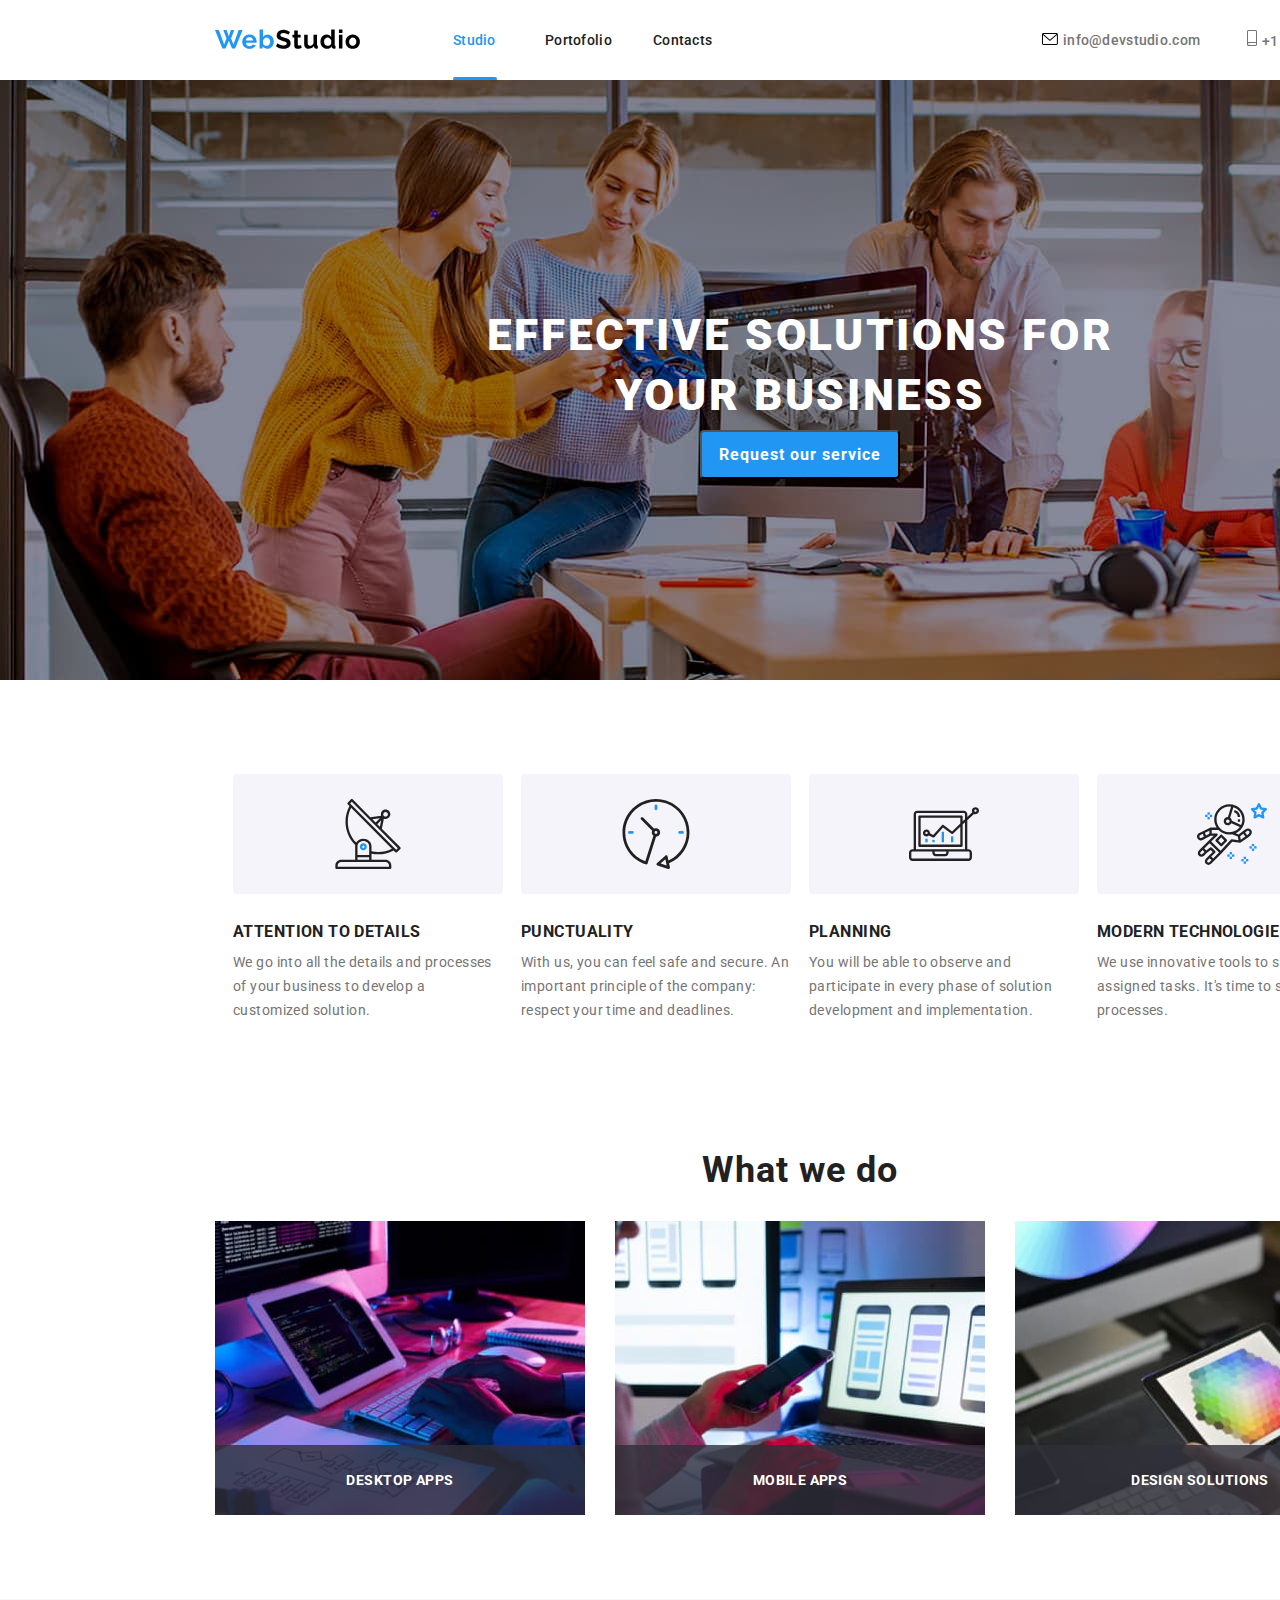
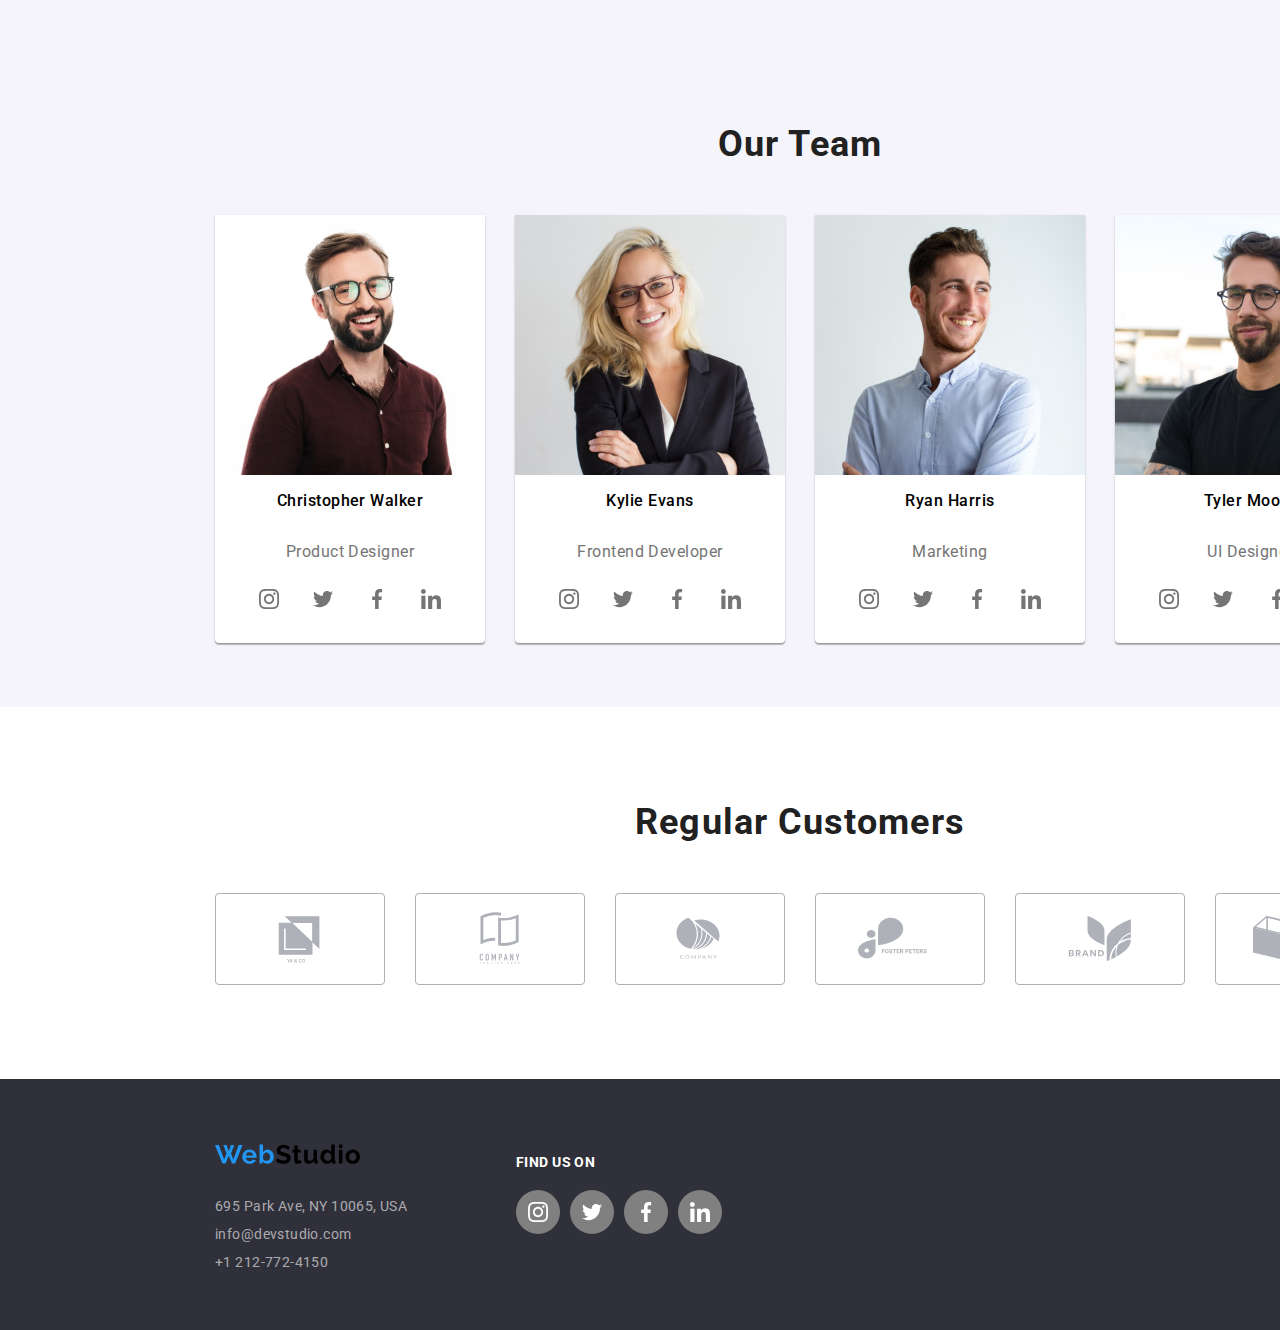
<file: index.html>
<!DOCTYPE html>
<html lang="en">
  <head>
    <meta charset="UTF-8" />
    <meta http-equiv="X-UA-Compatible" content="IE=edge" />
    <meta name="viewport" content="width=device-width, initial-scale=1.0" />
    <title>Studio</title>
    <link rel="preconnect" href="https://fonts.googleapis.com" />
    <link rel="preconnect" href="https://fonts.gstatic.com" crossorigin />
    <link
      href="https://fonts.googleapis.com/css2?family=Raleway:wght@700&family=Roboto:wght@400;500;700;900&display=swap"
      rel="stylesheet"
    />
    <link
      rel="stylesheet"
      href="https://cdnjs.cloudflare.com/ajax/libs/modern-normalize/1.0.0/modern-normalize.min.css"
    />
    <link rel="stylesheet" href="./css/styles.css" />
  </head>
  <body>
    <!--header-->

    <header class="container global-header">
      <!--logo-->

      <a href="link-address">
        <img
          class="logo-global"
          src="./images/webstudiologo.svg"
          alt="webstudiologo"
      /></a>

      <!--navigatia-->

      <nav>
        <ul class="header-nav">
          <li class="nav-first-item">
            <a href="./index.html" class="active underline">Studio</a>
          </li>
          <li class="nav-second-item">
            <a href="./portofolio.html" class="visited">Portofolio</a>
          </li>
          <li class="nav-third-item">
            <a href="Contacts" class="visited">Contacts</a>
          </li>
        </ul>
      </nav>
      <div class="external-link-header-mail">
        <p>
          <svg class="envelop-icons">
            <use href="./icons/symbol-defs.svg#icon-envelop"></use>
          </svg>
          <a class="mail-header" href="mailto:info@devstudio.com"
            >info@devstudio.com</a
          >
        </p>
      </div>
      <div class="external-link-header-phone">
        <p>
          <svg class="phone-icons">
            <use href="./icons/symbol-defs.svg#icon-smartphone"></use>
          </svg>
          <a class="phone-header" href="tel:+4733378901">+1 212-772-4150</a>
        </p>
      </div>
    </header>

    <!--sfarsit header-->

    <main>
      <section class="container hero-description">
        <h1 class="first-title">EFFECTIVE SOLUTIONS FOR YOUR BUSINESS</h1>
        <button type="button" data-modal-open class="first-button">
          Request our service
        </button>
      </section>

      <!--descriere calitati echipa -->

      <section class="container goals-items">
        <ul class="goals-display">
          <li class="goals-first-item">
            <div class="goals-icons">
              <svg class="icons-goals">
                <use href="./icons/symbol-defs.svg#icon-antenna"></use>
              </svg>
            </div>
            <h3 class="goals-title">ATTENTION TO DETAILS</h3>
            <span class="goals-first-description"
              >We go into all the details and processes of your business to
              develop a customized solution.
            </span>
          </li>
          <li class="goals-second-item">
            <div class="goals-icons">
              <svg class="icons-goals">
                <use href="./icons/symbol-defs.svg#icon-clock"></use>
              </svg>
            </div>
            <h3 class="goals-title">PUNCTUALITY</h3>
            <span class="goals-second-description">
              With us, you can feel safe and secure. An important principle of
              the company: respect your time and deadlines.</span
            >
          </li>
          <li class="goals-third-item">
            <div class="goals-icons">
              <svg class="icons-goals">
                <use href="./icons/symbol-defs.svg#icon-diagram"></use>
              </svg>
            </div>
            <h3 class="goals-title">PLANNING</h3>
            <span class="goals-third-description"
              >You will be able to observe and participate in every phase of
              solution development and implementation.</span
            >
          </li>
          <li class="goals-fourth-item">
            <div class="goals-icons">
              <svg class="icons-goals">
                <use href="./icons/symbol-defs.svg#icon-astronaut"></use>
              </svg>
            </div>
            <h3 class="goals-title">MODERN TECHNOLOGIES</h3>
            <span class="goals-fourth-description"
              >We use innovative tools to solve assigned tasks. It's time to
              simplify work processes.</span
            >
          </li>
        </ul>
      </section>

      <!--activitati-->

      <section class="container what-we-do">
        <h2 class="second-title">What we do</h2>
        <ul class="photo-what-we-do">
          <li>
            <div class="textoverlay">
              <img
                src="./images/desktopapp.jpg"
                alt="Desktop App"
                width="370"
              />
              <p class="label">DESKTOP APPS</p>
            </div>
          </li>
          <li>
            <div class="textoverlay">
              <img src="./images/mobileapp.jpg" alt="Mobile App" width="370" />
              <p class="label">MOBILE APPS</p>
            </div>
          </li>
          <li>
            <div class="textoverlay">
              <img
                src="./images/designsol.jpg"
                alt="Design Solutions"
                width="370"
              />
              <p class="label">DESIGN SOLUTIONS</p>
            </div>
          </li>
        </ul>
      </section>

      <!--echipa-->

      <section class="container team">
        <h2 class="team-title">Our Team</h2>
        <div class="team-members">
          <div class="member-card">
            <img
              src="./images/christopherwalker.jpg"
              alt="Christopher Walker"
              width="270"
            />
            <p class="member-name">Christopher Walker</p>
            <p class="member-dep">Product Designer</p>
            <div class="member-teamicons">
              <div class="elipse">
                <a href="https://www.instagram.com/" aria-label="Instagram"></a>
                <svg class="icon-member">
                  <use href="./icons/symbol-defs.svg#icon-instagram"></use>
                </svg>
              </div>
              <div class="elipse">
                <a href="https://www.twitter.com/" aria-label="Twitter"></a>
                <svg class="icon-member">
                  <use href="./icons/symbol-defs.svg#icon-twitter"></use>
                </svg>
              </div>
              <div class="elipse">
                <a href="https://www.facebook.com/" aria-label="Facebook"></a>
                <svg class="icon-member">
                  <use href="./icons/symbol-defs.svg#icon-facebook"></use>
                </svg>
              </div>
              <div class="elipse">
                <a href="https://www.linkedin.com/" aria-label="Linkedin"></a>
                <svg class="icon-member">
                  <use href="./icons/symbol-defs.svg#icon-linkedin"></use>
                </svg>
              </div>
            </div>
          </div>
          <div class="member-card">
            <img src="./images/kylieevans.jpg" alt="Kylie Evans" width="270" />
            <p class="member-name">Kylie Evans</p>
            <p class="member-dep">Frontend Developer</p>
            <div class="member-teamicons">
              <div class="elipse">
                <a href="https://www.instagram.com/" aria-label="Instagram"></a>
                <svg class="icon-member">
                  <use href="./icons/symbol-defs.svg#icon-instagram"></use>
                </svg>
              </div>
              <div class="elipse">
                <a href="https://www.twitter.com/" aria-label="Twitter"></a>
                <svg class="icon-member">
                  <use href="./icons/symbol-defs.svg#icon-twitter"></use>
                </svg>
              </div>
              <div class="elipse">
                <a href="https://www.instagram.com/" aria-label="Instagram"></a>
                <svg class="icon-member">
                  <use href="./icons/symbol-defs.svg#icon-facebook"></use>
                </svg>
              </div>
              <div class="elipse">
                <a href="https://www.instagram.com/" aria-label="Instagram"></a>
                <svg class="icon-member">
                  <use href="./icons/symbol-defs.svg#icon-linkedin"></use>
                </svg>
              </div>
            </div>
          </div>
          <div class="member-card">
            <img src="./images/ryanharris.jpg" alt="Ryan Harris" width="270" />
            <p class="member-name">Ryan Harris</p>
            <p class="member-dep">Marketing</p>
            <div class="member-teamicons">
              <div class="elipse">
                <a href="https://www.instagram.com/" aria-label="Instagram"></a>
                <svg class="icon-member">
                  <use href="./icons/symbol-defs.svg#icon-instagram"></use>
                </svg>
              </div>
              <div class="elipse">
                <a href="https://www.twitter.com/" aria-label="Twitter"></a>
                <svg class="icon-member">
                  <use href="./icons/symbol-defs.svg#icon-twitter"></use>
                </svg>
              </div>
              <div class="elipse">
                <a href="https://www.instagram.com/" aria-label="Instagram"></a>
                <svg class="icon-member">
                  <use href="./icons/symbol-defs.svg#icon-facebook"></use>
                </svg>
              </div>
              <div class="elipse">
                <a href="https://www.instagram.com/" aria-label="Instagram"></a>
                <svg class="icon-member">
                  <use href="./icons/symbol-defs.svg#icon-linkedin"></use>
                </svg>
              </div>
            </div>
          </div>
          <div class="member-card">
            <img src="./images/tylermoore.jpg" alt="Tyler Moore" width="270" />
            <p class="member-name">Tyler Moore</p>
            <p class="member-dep">UI Designer</p>
            <div class="member-teamicons">
              <div class="elipse">
                <a href="https://www.instagram.com/" aria-label="Instagram"></a>
                <svg class="icon-member">
                  <use href="./icons/symbol-defs.svg#icon-instagram"></use>
                </svg>
              </div>
              <div class="elipse">
                <a href="https://www.twitter.com/" aria-label="Twitter"></a>
                <svg class="icon-member">
                  <use href="./icons/symbol-defs.svg#icon-twitter"></use>
                </svg>
              </div>
              <div class="elipse">
                <a href="https://www.instagram.com/" aria-label="Instagram"></a>
                <svg class="icon-member">
                  <use href="./icons/symbol-defs.svg#icon-facebook"></use>
                </svg>
              </div>
              <div class="elipse">
                <a href="https://www.instagram.com/" aria-label="Instagram"></a>
                <svg class="icon-member">
                  <use href="./icons/symbol-defs.svg#icon-linkedin"></use>
                </svg>
              </div>
            </div>
          </div>
        </div>
      </section>

      <!--regular clients-->

      <section class="regular-clients">
        <h2 class="regular-clients-title">Regular Customers</h2>
        <div class="client-icon">
          <div class="client">
            <svg class="svg-clients">
              <use href="./icons/symbol-defs.svg#icon-YaCo"></use>
            </svg>
          </div>
          <div class="client">
            <svg class="svg-clients">
              <use href="./icons/symbol-defs.svg#icon-CompTagLine"></use>
            </svg>
          </div>
          <div class="client">
            <svg class="svg-clients">
              <use href="./icons/symbol-defs.svg#icon-Company"></use>
            </svg>
          </div>
          <div class="client">
            <svg class="svg-clients">
              <use href="./icons/symbol-defs.svg#icon-client"></use>
            </svg>
          </div>
          <div class="client">
            <svg class="svg-clients">
              <use href="./icons/symbol-defs.svg#icon-Brand"></use>
            </svg>
          </div>
          <div class="client">
            <svg class="svg-clients">
              <use href="./icons/symbol-defs.svg#icon-TagLine"></use>
            </svg>
          </div>
        </div>
      </section>
    </main>

    <!--footer-->

    <footer class="container global-footer">
      <a href="link-address"
        ><img
          class="logo-footer"
          src="./images/webstudiologo.svg"
          alt="webstudiologo"
      /></a>
      <address>
        <ul class="footer-local-adress">
          <li class="local-adress">695 Park Ave, NY 10065, USA</li>
          <li>
            <a class="mail-local-adress" href="mailto:info@devstudio.com"
              >info@devstudio.com</a
            >
          </li>
          <li class="local-adress">+1 212-772-4150</li>
        </ul>
      </address>
      <div class="footer-social-link">
        <p class="footer-title">Find us on</p>
        <div class="social-icon-footer">
          <div class="icon-footer">
            <a href="https://www.instagram.com/" aria-label="Instagram"> </a>
            <svg class="social-icons">
              <use href="./icons/symbol-defs.svg#icon-instagramfooter"></use>
            </svg>
          </div>
          <div class="icon-footer">
            <a href="https://www.twitter.com/" aria-label="Twitter"> </a>
            <svg class="social-icons">
              <use href="./icons/symbol-defs.svg#icon-twitterfooter"></use>
            </svg>
          </div>
          <div class="icon-footer">
            <a href="https://www.facebook.com/" aria-label="Facebook"> </a>
            <svg class="social-icons">
              <use href="./icons/symbol-defs.svg#icon-facebookfooter"></use>
            </svg>
          </div>
          <div class="icon-footer">
            <a href="https://www.linkedin.com/" aria-label="LinkedIn"> </a>
            <svg class="social-icons">
              <use href="./icons/symbol-defs.svg#icon-linkedinfooter"></use>
            </svg>
          </div>
        </div>
      </div>
    </footer>

    <!-- Modal -->

    <div class="modal is-hidden" data-modal>
      <div class="modal-content">
        <button class="close-btn is-open" data-modal-close>
          <svg class="close-icon">
            <use href="./icons/symbol-defs.svg#icon-close"></use>
          </svg>
        </button>
        continut modal
      </div>
    </div>
    <script src="./js/modal.js"></script>
  </body>
</html>
</file>
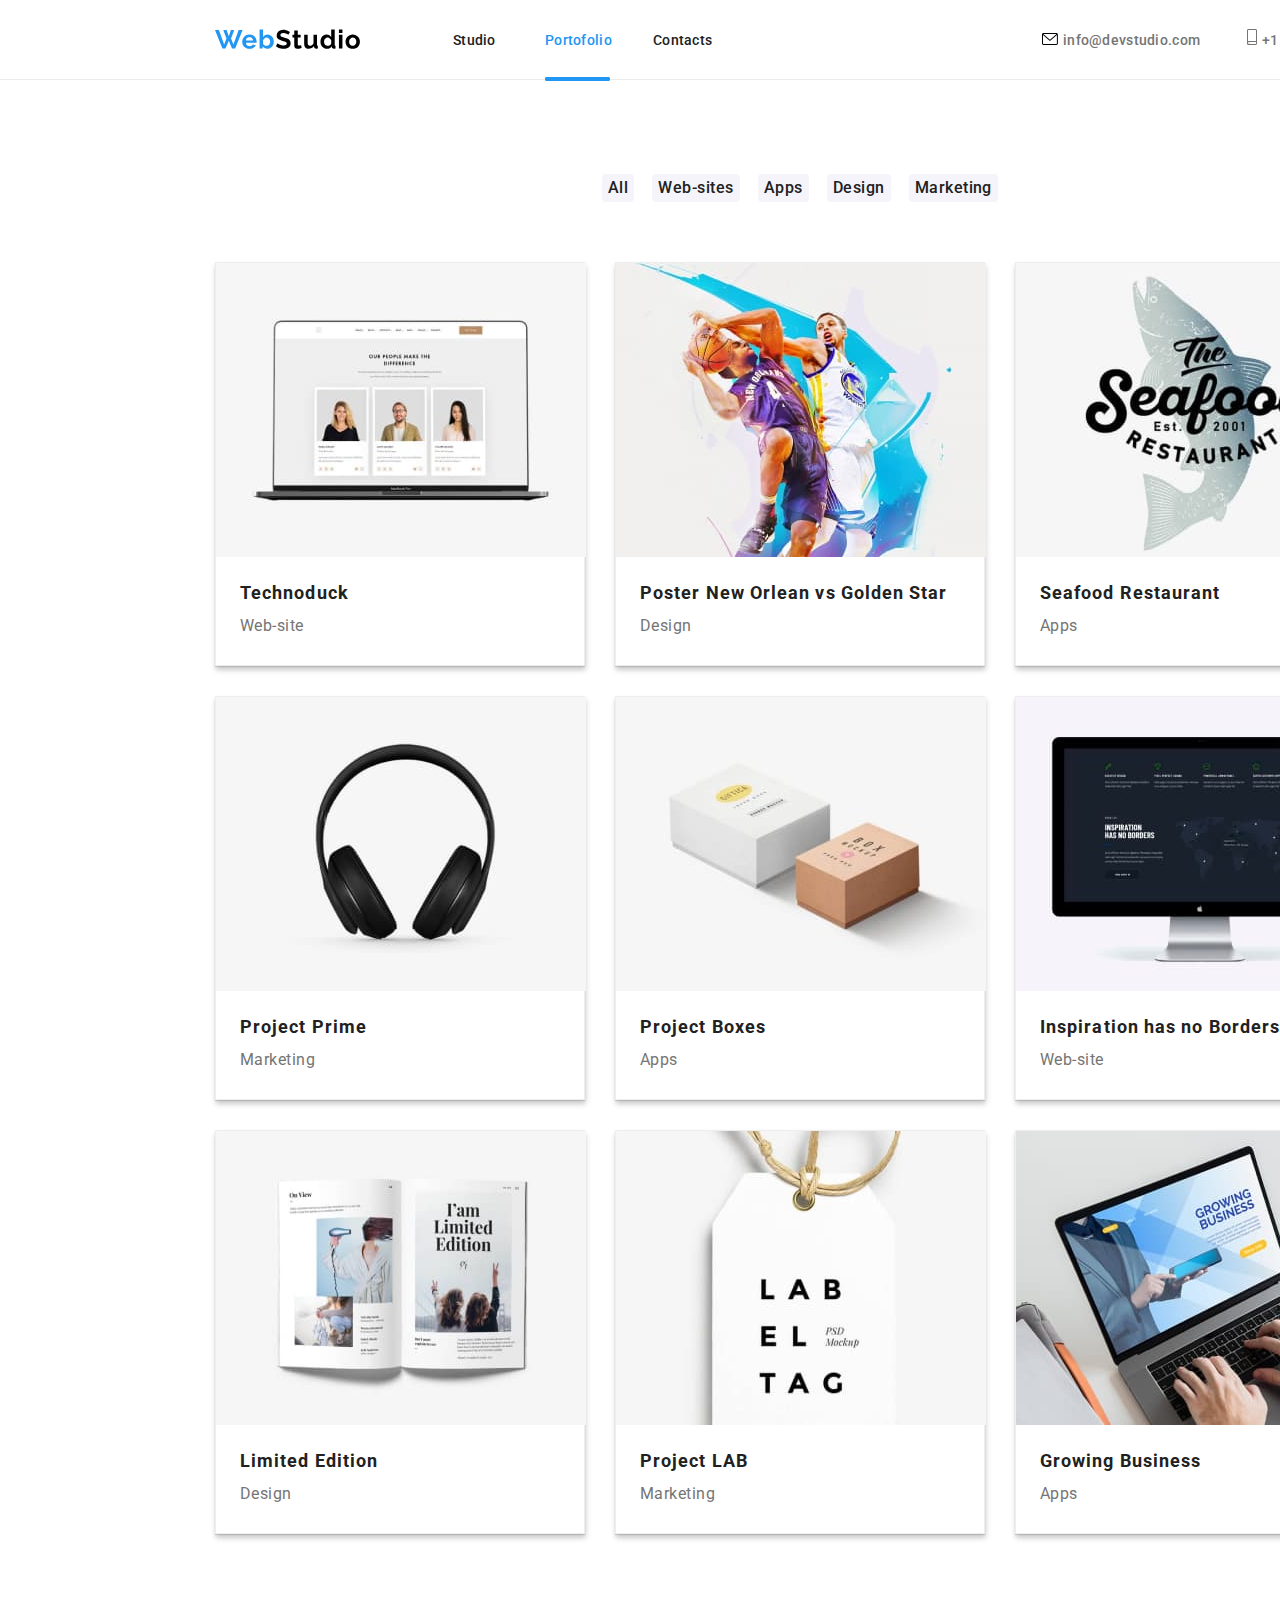
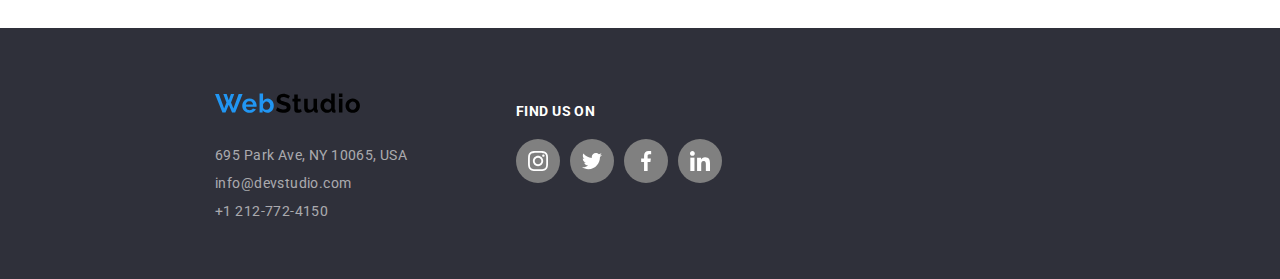
<file: portofolio.html>
<!DOCTYPE html>
<html lang="en">
  <head>
    <meta charset="UTF-8" />
    <meta http-equiv="X-UA-Compatible" content="IE=edge" />
    <meta name="viewport" content="width=device-width, initial-scale=1.0" />
    <title>Portofolio</title>
    <link rel="preconnect" href="https://fonts.googleapis.com" />
    <link rel="preconnect" href="https://fonts.gstatic.com" crossorigin />
    <link
      href="https://fonts.googleapis.com/css2?family=Raleway:wght@700&family=Roboto:wght@400;500;700;900&display=swap"
      rel="stylesheet"
    />
    <link
      rel="stylesheet"
      href="https://cdnjs.cloudflare.com/ajax/libs/modern-normalize/1.0.0/modern-normalize.min.css"
    />
    <link rel="stylesheet" href="./css/portofolio.css" />
  </head>
  <body>
    <!--header-->

    <header class="container global-header">
      <!--logo-->

      <a href="link-address">
        <img
          class="logo-global"
          src="./images/webstudiologo.svg"
          alt="webstudiologo"
      /></a>

      <!--navigatia-->

      <nav>
        <ul class="header-nav">
          <li class="nav-first-item">
            <a href="./index.html" class="visited">Studio</a>
          </li>
          <li class="nav-second-item underline">
            <a href="./portofolio.html" class="active underline">Portofolio</a>
          </li>
          <li class="nav-third-item">
            <a href="Contacts" class="visited">Contacts</a>
          </li>
        </ul>
      </nav>
      <div class="external-link-header-mail">
        <p>
          <svg class="envelop-icons">
            <use href="./icons/symbol-defs.svg#icon-envelop"></use>
          </svg>
          <a class="mail-header" href="mailto:info@devstudio.com"
            >info@devstudio.com</a
          >
        </p>
      </div>
      <div class="external-link-header-phone">
        <p>
          <svg class="phone-icons">
            <use href="./icons/symbol-defs.svg#icon-smartphone"></use>
          </svg>
          <a class="phone-header" href="tel:+4733378901">+1 212-772-4150</a>
        </p>
      </div>
    </header>

    <!--sfarsit header-->

    <main>
      <section>
        <div class="wrapper">
          <!--butoane filtre-->

          <nav>
            <ul class="portofolio-butons">
              <li><button type="button" class="button">All</button></li>
              <li><button type="button" class="button">Web-sites</button></li>
              <li><button type="button" class="button">Apps</button></li>
              <li><button type="button" class="button">Design</button></li>
              <li><button type="button" class="button">Marketing</button></li>
            </ul>
          </nav>

          <!--butoane filtre-->

          <!-- portofolio  -->

          <div class="portofolio-container">
            <div class="proiect">
              <div class="overlay">
                <img
                  class="image_portofolio"
                  src="./imagesportofolio/first.jpg"
                  width="370"
                  alt="Technoduck"
                />
                <div class="image__overlay">
                  <div class="text-image-portofolio">
                    Technoduck is a state-of-the-art coronavirus distribution
                    platform. Companies use this platform for digital espionage
                    and attacks on competitors' secure servers.
                  </div>
                </div>
              </div>
              <div class="photo-title">
                <p class="image-title">Technoduck</p>
                <p class="image-description">Web-site</p>
              </div>
            </div>
            <div class="proiect">
              <div class="overlay">
                <img
                  class="image_portofolio"
                  src="./imagesportofolio/second.jpg"
                  alt="Poster New Orlean vs Golden Star"
                  width="370"
                />
                <div class="image__overlay">
                  <div class="text-image-portofolio">
                    Technoduck is a state-of-the-art coronavirus distribution
                    platform. Companies use this platform for digital espionage
                    and attacks on competitors' secure servers.
                  </div>
                </div>
              </div>
              <div class="photo-title">
                <p class="image-title">Poster New Orlean vs Golden Star</p>
                <p class="image-description">Design</p>
              </div>
            </div>
            <div class="proiect">
              <div class="overlay">
                <img
                  class="image_portofolio"
                  src="./imagesportofolio/third.jpg"
                  alt="Seafood restaurant"
                  width="370"
                />
                <div class="image__overlay">
                  <div class="text-image-portofolio">
                    Technoduck is a state-of-the-art coronavirus distribution
                    platform. Companies use this platform for digital espionage
                    and attacks on competitors' secure servers.
                  </div>
                </div>
              </div>

              <div class="photo-title">
                <p class="image-title">Seafood Restaurant</p>
                <p class="image-description">Apps</p>
              </div>
            </div>
            <div class="proiect">
              <div class="overlay">
                <img
                  class="image_portofolio"
                  src="./imagesportofolio/fourth.jpg"
                  alt="Project Prime"
                  width="370"
                />
                <div class="image__overlay">
                  <div class="text-image-portofolio">
                    Technoduck is a state-of-the-art coronavirus distribution
                    platform. Companies use this platform for digital espionage
                    and attacks on competitors' secure servers.
                  </div>
                </div>
              </div>
              <div class="photo-title">
                <p class="image-title">Project Prime</p>
                <p class="image-description">Marketing</p>
              </div>
            </div>
            <div class="proiect">
              <div class="overlay">
                <img
                  class="image_portofolio"
                  src="./imagesportofolio/five.jpg"
                  alt="Project Boxes"
                  width="370"
                />
                <div class="image__overlay">
                  <div class="text-image-portofolio">
                    Technoduck is a state-of-the-art coronavirus distribution
                    platform. Companies use this platform for digital espionage
                    and attacks on competitors' secure servers.
                  </div>
                </div>
              </div>
              <div class="photo-title">
                <p class="image-title">Project Boxes</p>
                <p class="image-description">Apps</p>
              </div>
            </div>
            <div class="proiect">
              <div class="overlay">
                <img
                  class="image_portofolio"
                  src="./imagesportofolio/sixth.jpg"
                  alt="Inspiration has no Borders"
                  width="370"
                />
                <div class="image__overlay">
                  <div class="text-image-portofolio">
                    Technoduck is a state-of-the-art coronavirus distribution
                    platform. Companies use this platform for digital espionage
                    and attacks on competitors' secure servers.
                  </div>
                </div>
              </div>
              <div class="photo-title">
                <p class="image-title">Inspiration has no Borders</p>
                <p class="image-description">Web-site</p>
              </div>
            </div>
            <div class="proiect">
              <div class="overlay">
                <img
                  class="image_portofolio"
                  src="./imagesportofolio/seven.jpg"
                  alt="Limited Edition"
                  width="370"
                />
                <div class="image__overlay">
                  <div class="text-image-portofolio">
                    Technoduck is a state-of-the-art coronavirus distribution
                    platform. Companies use this platform for digital espionage
                    and attacks on competitors' secure servers.
                  </div>
                </div>
              </div>
              <div class="photo-title">
                <p class="image-title">Limited Edition</p>
                <p class="image-description">Design</p>
              </div>
            </div>
            <div class="proiect">
              <div class="overlay">
                <img
                  class="image_portofolio"
                  src="./imagesportofolio/eight.jpg"
                  alt="Project LAB"
                  width="370"
                />
                <div class="image__overlay">
                  <div class="text-image-portofolio">
                    Technoduck is a state-of-the-art coronavirus distribution
                    platform. Companies use this platform for digital espionage
                    and attacks on competitors' secure servers.
                  </div>
                </div>
              </div>
              <div class="photo-title">
                <p class="image-title">Project LAB</p>
                <p class="image-description">Marketing</p>
              </div>
            </div>
            <div class="proiect">
              <div class="overlay">
                <img
                  class="image_portofolio"
                  src="./imagesportofolio/nineth.jpg"
                  alt="Growing Business"
                  width="370"
                />
                <div class="image__overlay">
                  <div class="text-image-portofolio">
                    Technoduck is a state-of-the-art coronavirus distribution
                    platform. Companies use this platform for digital espionage
                    and attacks on competitors' secure servers.
                  </div>
                </div>
              </div>

              <div class="photo-title">
                <p class="image-title">Growing Business</p>
                <p class="image-description">Apps</p>
              </div>
            </div>
          </div>
        </div>
      </section>
    </main>

    <!--footer-->

    <footer class="container global-footer">
      <a href="link-address"
        ><img
          class="logo-footer"
          src="/images/webstudiologo.svg"
          alt="webstudiologo"
      /></a>
      <address>
        <ul class="footer-local-adress">
          <li class="local-adress">695 Park Ave, NY 10065, USA</li>
          <li>
            <a class="mail-local-adress" href="mailto:info@devstudio.com"
              >info@devstudio.com</a
            >
          </li>
          <li class="local-adress">+1 212-772-4150</li>
        </ul>
      </address>
      <div class="footer-social-link">
        <p class="footer-title">Find us on</p>
        <div class="social-icon-footer">
          <div class="icon-footer">
            <a href="https://www.instagram.com/" aria-label="Instagram"> </a>
            <svg class="social-icons">
              <use href="./icons/symbol-defs.svg#icon-instagramfooter"></use>
            </svg>
          </div>
          <div class="icon-footer">
            <a href="https://www.twitter.com/" aria-label="Twitter"> </a>
            <svg class="social-icons">
              <use href="./icons/symbol-defs.svg#icon-twitterfooter"></use>
            </svg>
          </div>
          <div class="icon-footer">
            <a href="https://www.facebook.com/" aria-label="Facebook"> </a>
            <svg class="social-icons">
              <use href="./icons/symbol-defs.svg#icon-facebookfooter"></use>
            </svg>
          </div>
          <div class="icon-footer">
            <a href="https://www.linkedin.com/" aria-label="LinkedIn"> </a>
            <svg class="social-icons">
              <use href="./icons/symbol-defs.svg#icon-linkedinfooter"></use>
            </svg>
          </div>
        </div>
      </div>
    </footer>
  </body>
</html>
</file>
<file: css/styles.css>
@import url("https://fonts.googleapis.com/css2?family=Raleway:wght@700&family=Roboto:wght@400;500;700;900&display=swap");

body {
  position: relative;
  width: 1600px;
  height: 2930px;
  background: #ffffff;
  margin: auto;
  padding: 0;
}
h1,
h2,
h3,
h4,
h5,
h6 {
  font-family: "Roboto", "Raleway", sans-serif;
}
ul {
  list-style-type: none;
  margin: 0;
  padding: 0;
}
a:link {
  text-decoration: none;
}
a:hover {
  color: #2196f3;
  transition: 0.5s ease;
  transition-timing-function: cubic-bezier(0.4, 0, 0.2, 1);
}
.active {
  font-family: "Roboto";
  font-style: normal;
  font-weight: 500;
  font-size: 14px;
  line-height: 16px;
  letter-spacing: 0.02em;
  color: #2196f3;
  cursor: pointer;
}
.visited {
  font-family: "Roboto";
  font-style: normal;
  font-weight: 500;
  font-size: 14px;
  line-height: 16px;
  letter-spacing: 0.02em;
  color: #212121;
  cursor: pointer;
}

/*header*/

.global-header {
  position: absolute;
  width: 1600px;
  height: 80px;
  top: 0px;
  background-color: rgba(255, 255, 255, 1);
}

.logo-global {
  position: absolute;
  width: 145px;
  height: 31px;
  left: 215px;
  top: 24px;
  font-family: "Raleway";
  font-style: normal;
  font-weight: 700;
  font-size: 26px;
  line-height: 31px;
  letter-spacing: 0.03em;
}
.header-nav {
  display: flex;
  align-items: center;
  position: relative;
}

.nav-first-item {
  position: absolute;
  width: 42px;
  height: 16px;
  left: 453px;
  top: 32px;
  font-family: "Roboto";
  font-style: normal;
  font-weight: 500;
  font-size: 14px;
  line-height: 16px;
  letter-spacing: 0.02em;
}

.nav-second-item {
  position: absolute;
  width: 58px;
  height: 16px;
  left: 545px;
  top: 32px;
  font-family: "Roboto";
  font-style: normal;
  font-weight: 500;
  font-size: 14px;
  line-height: 16px;
  letter-spacing: 0.02em;
}

.nav-third-item {
  position: absolute;
  width: 59px;
  height: 16px;
  left: 653px;
  top: 32px;
  font-family: "Roboto";
  font-style: normal;
  font-weight: 500;
  font-size: 14px;
  line-height: 16px;
  letter-spacing: 0.02em;
}

.underline::after {
  content: "";
  position: absolute;
  border-radius: 2px;
  background: #2196f3;
  width: 44px;
  height: 4px;
  flex-shrink: 0;
  left: 0;
  top: 45px;
}
/* .underline:hover::after {
  width: 100%;
  transition-duration: -250ms;
  transition: cubic-bezier(0.4, 0, 0.2, 1);
} */

.external-link-header-mail {
  position: absolute;
  display: inline-flex;
  align-items: center;
  width: 161px;
  height: 16px;
  left: 1042px;
  top: 32px;
}
.mail-header {
  width: 135px;
  height: 16px;
  color: #757575;
  font-family: Roboto;
  font-size: 14px;
  font-style: normal;
  font-weight: 500;
  line-height: normal;
  letter-spacing: 0.28px;
  margin: 0;
}
.envelop-icons {
  width: 16px;
  height: 12px;
  flex-shrink: 0;
}

.external-link-header-mail:hover,
.external-link-header-mail:focus {
  fill: #2196f3;
  transition: 0.5s ease;
  transition-timing-function: cubic-bezier(0.4, 0, 0.2, 1);
}
.external-link-header-phone {
  position: absolute;
  display: inline-flex;
  align-items: center;
  top: 32px;
  bottom: 32px;
  right: 225px;
  margin: 0;
}
.phone-icons {
  width: 10px;
  height: 16px;
  flex-shrink: 0;
}
.external-link-header-phone:hover,
.external-link-header-phone:focus {
  stroke: #2196f3;
  transition: 0.5s ease;
  transition-timing-function: cubic-bezier(0.4, 0, 0.2, 1);
}
.phone-header {
  color: #757575;
  font-family: Roboto;
  font-size: 14px;
  font-style: normal;
  font-weight: 500;
  line-height: normal;
  letter-spacing: 0.28px;
}

/*section hero*/

.hero-description {
  position: absolute;
  width: 1600px;
  height: 600px;
  top: 80px;
  display: flex;
  justify-content: center;
  align-items: center;
  background: rgba(47, 48, 58, 0.4);
  background-image: url("../images/herobackground.jpg");
}

.first-title {
  color: rgba(255, 255, 255, 1);
  width: 696px;
  margin: 0;
  padding-bottom: 30px;
  font-family: "Roboto";
  font-style: normal;
  font-weight: 900;
  font-size: 44px;
  line-height: 60px;
  text-align: center;
  letter-spacing: 0.06em;
  text-transform: uppercase;
}

.first-button {
  position: absolute;
  top: 350px;
  width: 200px;
  height: 49.33px;
  background: #2196f3;
  box-shadow: 0px 4px 4px #00000026;
  border-radius: 4px;
  cursor: pointer;
  color: #fff;
  text-align: center;
  font-family: Roboto;
  font-size: 16px;
  font-style: normal;
  font-weight: 700;
  line-height: 30px; /* 187.5% */
  letter-spacing: 0.96px;
}

.first-button:hover,
.first-button:focus {
  transform: scale(1.04);
  transition: 0.8s ease;
  transition-timing-function: cubic-bezier(0.4, 0, 0.2, 1);
}
/* section Features */

.goals-items {
  display: flex;
  position: absolute;
  width: 1170px;
  height: 251px;
  top: 774px;
  left: 215px;
  justify-content: space-between;
  flex-direction: column;
}
.goals-icons {
  width: 270px;
  height: 120px;
  flex-shrink: 0;
  display: flex;
  align-items: center;
  justify-content: center;
  border-radius: 4px;
  background: #f5f4fa;
}
.icons-goals {
  width: 70px;
  height: 70px;
  flex-shrink: 0;
}
.goals-display {
  position: relative;
  display: flex;
  justify-content: space-evenly;
  align-items: center;
}
.goals-title {
  margin: 0;
  padding-top: 30px;
  padding-bottom: 10px;
}
.goals-first-item {
  display: flex;
  flex-direction: column;
  justify-content: flex-start;
  width: 270px;
  height: 16px;
  left: 215px;
  top: 774px;
  font-family: "Roboto";
  font-style: normal;
  font-weight: 700;
  font-size: 14px;
  line-height: 16px;
  letter-spacing: 0.03em;
  color: #212121;
}
.goals-first-description {
  display: flex;
  vertical-align: top;
  width: 270px;
  height: 75px;
  color: #757575;
  font-family: Roboto;
  font-size: 14px;
  font-style: normal;
  font-weight: 400;
  line-height: 24px; /* 171.429% */
  letter-spacing: 0.42px;
}
.goals-second-item {
  display: flex;
  flex-direction: column;
  justify-content: flex-start;
  width: 270px;
  height: 16px;
  left: 515px;
  top: 774px;
  font-family: "Roboto";
  font-style: normal;
  font-weight: 700;
  font-size: 14px;
  line-height: 16px;
  letter-spacing: 0.03em;
  color: #212121;
}
.goals-second-description {
  display: flex;
  vertical-align: top;
  height: 75px;
  width: 270px;
  left: 515px;
  top: 800px;
  color: #757575;
  font-size: 14px;
  font-family: Roboto;
  font-style: normal;
  font-weight: 400;
  line-height: 24px;
  letter-spacing: 0.42px;
}
.goals-third-item {
  display: flex;
  flex-direction: column;
  justify-content: flex-start;
  width: 270px;
  height: 16px;
  left: 815px;
  top: 774px;
  font-family: "Roboto";
  font-style: normal;
  font-weight: 700;
  font-size: 14px;
  line-height: 16px;
  letter-spacing: 0.03em;
  color: #212121;
}
.goals-third-description {
  display: flex;
  vertical-align: top;
  height: 75px;
  width: 270px;
  left: 815px;
  top: 800px;
  color: #757575;
  font-size: 14px;
  font-family: Roboto;
  font-style: normal;
  font-weight: 400;
  line-height: 24px;
  letter-spacing: 0.42px;
}
.goals-fourth-item {
  display: flex;
  flex-direction: column;
  justify-content: flex-start;
  height: 16px;
  left: 1115px;
  top: 774px;
  font-family: "Roboto";
  font-style: normal;
  font-weight: 700;
  font-size: 14px;
  line-height: 16px;
  letter-spacing: 0.03em;
  color: #212121;
}
.goals-fourth-description {
  display: flex;
  vertical-align: top;
  height: 75px;
  width: 270px;
  left: 1115px;
  top: 800px;
  color: #757575;
  font-size: 14px;
  font-family: Roboto;
  font-style: normal;
  font-weight: 400;
  line-height: 24px;
  letter-spacing: 0.42px;
}

/* section What we do */

.what-we-do {
  position: absolute;
  display: flex;
  flex-direction: column;
  width: 1170px;
  height: 386px;
  left: 215px;
  right: 215px;
  top: 1119px;
}
.photo-what-we-do {
  position: relative;
  display: flex;
  gap: 30px;
}
.textoverlay {
  position: relative;
  display: flex;
  align-items: flex-end;
  width: 370px;
  height: 294px;
  flex-shrink: 0;
}
.label {
  position: absolute;
  display: inline-flex;
  align-items: center;
  justify-content: center;
  width: 370px;
  height: 70px;
  margin: 0;
  z-index: 1;
  flex-shrink: 0;
  color: #fff;
  text-align: center;
  font-family: Roboto;
  font-size: 14px;
  font-style: normal;
  font-weight: 700;
  line-height: normal;
  letter-spacing: 0.42px;
  text-transform: uppercase;
}
.textoverlay::after {
  content: "";
  display: flex;
  position: absolute;
  width: 370px;
  height: 70px;
  flex-shrink: 0;
  background: rgba(47, 48, 58, 0.8);
}

.second-title {
  font-family: "Roboto";
  font-style: normal;
  font-weight: 700;
  font-size: 36px;
  line-height: 42px;
  text-align: center;
  letter-spacing: 0.03em;
  color: #212121;
}

/* section Team */

.team {
  position: relative;
  display: flex;
  flex-direction: column;
  justify-content: center;
  align-items: center;
  width: 1600px;
  height: 708px;
  top: 1599px;
  background: #f5f4fa;
}
.team-title {
  color: #212121;
  text-align: center;
  font-family: Roboto;
  font-size: 36px;
  font-style: normal;
  font-weight: 700;
  line-height: normal;
  letter-spacing: 1.08px;
  margin: 0;
  padding-bottom: 50px;
}

.team-members {
  width: 1170px;
  height: 368px;
  display: inline-flex;
  justify-content: space-between;
}

.member-card {
  display: flex;
  flex-direction: column;
  align-items: center;
  width: 270px;
  height: 428px;
  border-radius: 0px 0px 4px 4px;
  background: #fff;
  box-shadow: 0px 2px 1px 0px rgba(0, 0, 0, 0.2),
    0px 1px 1px 0px rgba(0, 0, 0, 0.14), 0px 1px 3px 0px rgba(0, 0, 0, 0.12);
}

.member-name {
  font-family: "Roboto";
  font-style: normal;
  font-weight: 500;
  font-size: 16px;
  line-height: 19px;
  text-align: center;
  letter-spacing: 0.03em;
}

.member-dep {
  display: flex;
  justify-content: center;
  align-items: center;
  height: 19px;
  width: 147px;
  font-family: Roboto;
  font-size: 16px;
  font-weight: 400;
  line-height: 19px;
  letter-spacing: 0.03em;
  color: rgba(117, 117, 117, 1);
}
.member-teamicons {
  width: 206px;
  height: 44px;
  flex-shrink: 0;
  display: flex;
  justify-content: space-between;
  align-items: center;
}

.elipse {
  display: flex;
  align-items: center;
  justify-content: center;
  width: 44px;
  height: 44px;
  border-radius: 50%;
}

.icon-member {
  display: flex;
  justify-content: space-between;
  width: 20px;
  height: 20px;
  flex-shrink: 0;
  fill: #757575;
}
.elipse:hover,
.elipse:hover .icon-member,
.elipse:focus,
.elipse:focus .icon-member {
  fill: #ffffff;
  background-color: #2196f3;
  transition-delay: 0.5s;
  transition-timing-function: cubic-bezier(0.4, 0, 0.2, 1);
}

/* regular clients  */

.regular-clients {
  display: flex;
  flex-direction: column;
  position: absolute;
  top: 2401px;
  width: 1170px;
  height: 184px;
  left: 215px;
  right: 215px;
}

.regular-clients-title {
  font-family: "Roboto";
  font-style: normal;
  font-weight: 700;
  font-size: 36px;
  line-height: 42px;
  text-align: center;
  letter-spacing: 0.03em;
  color: #212121;
  margin: 0;
  padding-bottom: 50px;
}

.client-icon {
  display: flex;
  justify-content: space-between;
}

.client {
  display: flex;
  align-items: center;
  justify-content: center;
  border-radius: 4px;
  border: 1px solid #afb1b8;
  width: 170px;
  height: 92px;
  padding: 16px 32px;
}
.svg-clients {
  width: 106px;
  height: 60px;
  flex-shrink: 0;
  fill: #afb1b8;
}
.client:hover .svg-clients,
.client:hover,
.svg-clients:focus {
  fill: #2196f3;
  border-color: #2196f3;
  transition-delay: 250ms;
  transition-timing-function: cubic-bezier(0.4, 0, 0.2, 1);
}
/*--footer--*/

.global-footer {
  position: absolute;
  width: 1600px;
  height: 251px;
  top: 2679px;
  background: #2f303a;
  bottom: 0;
  display: flex;
}

.adress-link-footer {
  display: flex;
}
.logo-footer {
  margin-left: 215px;
  margin-top: 60px;
  margin-right: 1240px;
  width: 145px;
  height: 31px;
  left: 215px;
  top: 2157px;
  font-family: "Raleway";
  font-style: normal;
  font-weight: 700;
  font-size: 26px;
  line-height: 31px;
  letter-spacing: 0.03em;
  color: #2196f3;
}
.adress {
  display: inline-flex;
  width: 231px;
  height: 72px;
  flex-shrink: 0;
}
.footer-local-adress {
  display: inline-flex;
  flex-wrap: wrap;
  gap: 12px;
  position: absolute;
  width: 231px;
  height: 72px;
  top: 119px;
  left: 215px;
  right: 1154px;
  font-family: "Roboto";
  font-style: normal;
  font-weight: 400;
  font-size: 14px;
  line-height: 16px;
  letter-spacing: 0.03em;
  color: #ffffff99;
}
.mail-local-adress {
  color: rgba(255, 255, 255, 0.6);
  font-family: Roboto;
  font-size: 14px;
  font-style: normal;
  font-weight: 400;
  line-height: normal;
  letter-spacing: 0.42px;
}

.footer-social-link {
  position: absolute;
  display: flex;
  flex-direction: column;
  row-gap: 20px;
  top: 75px;
  left: 516px;
  width: 206px;
  height: 80px;
}
.footer-title {
  margin: 0;
  color: #fff;
  font-family: Roboto;
  font-size: 14px;
  font-style: normal;
  font-weight: 700;
  line-height: normal;
  letter-spacing: 0.42px;
  text-transform: uppercase;
}

.social-icon-footer {
  display: flex;
  column-gap: 10px;
}

.icon-footer {
  width: 44px;
  height: 44px;
  flex-shrink: 0;
  display: flex;
  justify-content: center;
  align-items: center;
  row-gap: 10px;
  border-radius: 50%;
  background-color: grey;
  cursor: pointer;
}
.social-icons {
  width: 20px;
  height: 20px;
  flex-shrink: 0;
}
.icon-footer:hover,
.icon-footer:focus {
  background-color: #2196f3;
  transition-delay: 250ms;
  transition-timing-function: cubic-bezier(0.4, 0, 0.2, 1);
}

/* --modal-- */

.modal {
  position: fixed; /* Stay in place */
  z-index: 1; /* Sit on top */
  padding-top: 100px; /* Location of the box */
  left: 0;
  top: 0;
  width: 100vw;
  height: 100vh;
  flex-shrink: 0;
  margin: 0 auto;
  display: flex;
  pointer-events: auto;
  align-items: center;
  justify-content: center;
  overflow: auto; /* Enable scroll if needed */
  background-color: rgb(0, 0, 0); /* Fallback color */
  background: rgba(0, 0, 0, 0.5); /* Black w/ opacity */
  opacity: 1;
  transition: opacity 500ms linear;
}
.modal-content {
  position: relative;
  background-color: #fefefe;
  margin: auto;
  padding: 20px;
  border: 1px solid #888;
  width: 528px;
  height: 581px;
  flex-shrink: 0;
  border-radius: 4px;
  background: #fff;
  box-shadow: 0px 2px 1px 0px rgba(0, 0, 0, 0.2),
    0px 1px 1px 0px rgba(0, 0, 0, 0.14), 0px 1px 3px 0px rgba(0, 0, 0, 0.12);
}
.is-hidden {
  visibility: hidden;
  opacity: 0;
  transition: visibility 0s 250ms, opacity 1s linear;
}
.close-btn {
  cursor: pointer;
  position: absolute;
  width: 30px;
  height: 30px;
  top: 8px;
  flex-shrink: 0;
  right: 8px;
  padding: 6px 6px;
  border-radius: 50%;
  border: 1px solid rgba(0, 0, 0, 0.1);
  background: #fff;
}
.close-btn:hover {
  fill: #2196f3;
  background: #f5f4fa;
}
.close-icon {
  align-self: center;
  width: 18px;
  height: 18px;
  flex-shrink: 0;
  stroke-width: 1px;
  stroke: rgba(0, 0, 0, 0.1);
}
</file>
<file: css/portofolio.css>
@import url("https://fonts.googleapis.com/css2?family=Raleway:wght@700&family=Roboto:wght@400;500;700;900&display=swap");

body {
  position: relative;
  width: 1600px;
  height: 1689px;
  background: #ffffff;
  margin: auto;
  padding: 0;
}

h1,
h2,
h3,
h4,
h5,
h6 {
  font-family: "Roboto", "Raleway", sans-serif;
}
ul {
  list-style-type: none;
  margin: 0;
  padding: 0;
}
a:link {
  text-decoration: none;
}
a:hover {
  color: #2196f3;
  transition: 0.5s ease;
  transition-timing-function: cubic-bezier(0.4, 0, 0.2, 1);
}
.active {
  font-family: "Roboto";
  font-style: normal;
  font-weight: 500;
  font-size: 14px;
  line-height: 16px;
  letter-spacing: 0.02em;
  color: #2196f3;
  cursor: pointer;
}
.visited {
  font-family: "Roboto";
  font-style: normal;
  font-weight: 500;
  font-size: 14px;
  line-height: 16px;
  letter-spacing: 0.02em;
  color: #212121;
  cursor: pointer;
}

/*header*/

.global-header {
  position: absolute;
  width: 1600px;
  height: 80px;
  top: 0px;
  background: #ffffff;
  border-bottom: 1px solid #ececec;
}

.logo-global {
  position: absolute;
  width: 145px;
  height: 31px;
  left: 215px;
  top: 24px;
  font-family: "Raleway";
  font-style: normal;
  font-weight: 700;
  font-size: 26px;
  line-height: 31px;
  letter-spacing: 0.03em;
}

.nav-first-item {
  position: absolute;
  width: 42px;
  height: 16px;
  left: 453px;
  top: 32px;
  font-family: "Roboto";
  font-style: normal;
  font-weight: 500;
  font-size: 14px;
  line-height: 16px;
  letter-spacing: 0.02em;
}

.nav-second-item {
  position: absolute;
  width: 58px;
  height: 16px;
  left: 545px;
  top: 32px;
  font-family: "Roboto";
  font-style: normal;
  font-weight: 500;
  font-size: 14px;
  line-height: 16px;
  letter-spacing: 0.02em;
}

.nav-third-item {
  position: absolute;
  width: 59px;
  height: 16px;
  left: 653px;
  top: 32px;
  font-family: "Roboto";
  font-style: normal;
  font-weight: 500;
  font-size: 14px;
  line-height: 16px;
  letter-spacing: 0.02em;
}
.underline::after {
  content: "";
  position: absolute;
  border-radius: 2px;
  background: #2196f3;
  width: 65px;
  height: 4px;
  flex-shrink: 0;
  left: 0;
  top: 45px;
}
/* .underline:hover::after {
  width: 100%;
  transition-duration: -250ms;
  transition: cubic-bezier(0.4, 0, 0.2, 1);
} */

.external-link-header-mail {
  position: absolute;
  display: inline-flex;
  align-items: center;
  width: 161px;
  height: 16px;
  left: 1042px;
  top: 32px;
}
.mail-header {
  width: 135px;
  height: 16px;
  color: #757575;
  font-family: Roboto;
  font-size: 14px;
  font-style: normal;
  font-weight: 500;
  line-height: normal;
  letter-spacing: 0.28px;
  margin: 0;
}

.envelop-icons {
  width: 16px;
  height: 12px;
  flex-shrink: 0;
}

.external-link-header-mail:hover,
.external-link-header-mail:focus {
  fill: #2196f3;
  transition: 0.5s ease;
  transition-timing-function: cubic-bezier(0.4, 0, 0.2, 1);
}

.external-link-header-phone {
  position: absolute;
  display: inline-flex;
  align-items: center;
  top: 32px;
  bottom: 32px;
  right: 225px;
  margin: 0;
}
.phone-icons {
  width: 10px;
  height: 16px;
  flex-shrink: 0;
}
.external-link-header-phone:hover,
.external-link-header-phone:focus {
  stroke: #2196f3;
  transition: 0.5s ease;
  transition-timing-function: cubic-bezier(0.4, 0, 0.2, 1);
}
.phone-header {
  color: #757575;
  font-family: Roboto;
  font-size: 14px;
  font-style: normal;
  font-weight: 500;
  line-height: normal;
  letter-spacing: 0.28px;
}
/* portofolio */

.wrapper {
  position: relative;
  display: flex;
  flex-direction: column;
  align-items: center;
  align-content: flex-start;
  top: 174px;
  margin-left: 215px;
  margin-right: 215px;
}

.portofolio-butons {
  display: flex;
  justify-content: space-between;
  width: 516px;
  height: 38px;
  border-radius: 4px;
  padding: 0 60px;
}

.button {
  color: #212121;
  text-align: center;
  font-family: Roboto;
  font-size: 16px;
  font-style: normal;
  font-weight: 500;
  line-height: 26px;
  letter-spacing: 0.48px;
  border-radius: 4px;
  background: #f5f4fa;
  border: none;
  cursor: pointer;
}
.button:hover,
.button:focus {
  color: #ffffff;
  background: #2196f3;
  box-shadow: 0px 2px 2px 0px rgba(0, 0, 0, 0.5),
    0px 1px 2px 0px rgba(0, 0, 0, 0.5), 0px 3px 1px 0px rgba(0, 0, 0, 0.5);
  transition: 0.8s ease;
  transition-timing-function: cubic-bezier(0.4, 0, 0.2, 1);
}
.portofolio-container {
  display: flex;
  flex-wrap: wrap;
  align-content: space-around;
  align-items: baseline;
  justify-content: space-evenly;
  gap: 30px;
  border: 1px;
  margin-top: 50px;
}
.proiect {
  position: relative;
  width: 370px;
  height: 404px;
  flex-shrink: 0;
  border: 1px solid #eee;
  background: #fff;
  box-shadow: 1px 4px 6px 0px rgba(0, 0, 0, 0.16),
    0px 4px 4px 0px rgba(0, 0, 0, 0.06), 0px 1px 1px 0px rgba(0, 0, 0, 0.12);
}
.overlay {
  position: relative;
  width: 370px;
  height: 294px;
  flex-shrink: 0;
}
.image_portofolio {
  display: block;
  width: 100%;
  height: auto;
}
.image__overlay {
  position: absolute;
  bottom: 0;
  left: 0;
  right: 0;
  width: 100%;
  height: 0;
  background: rgba(33, 150, 243, 0.9);
  overflow: hidden;
  display: flex;
  align-items: center;
  justify-content: flex-end;
  opacity: 0;
  cursor: pointer;
  transition: 0.9s ease;
  transition-timing-function: cubic-bezier(0.4, 0, 0.2, 1);
}
.proiect:hover .image__overlay {
  opacity: 1;
  height: 100%;
}
.text-image-portofolio {
  width: 322px;
  position: absolute;
  color: #fff;
  font-family: Roboto;
  font-size: 18px;
  font-style: normal;
  font-weight: 400;
  line-height: 28px; /* 155.556% */
  letter-spacing: 0.54px;
}
.photo-title {
  padding-left: 24px;
  padding-right: 24px;
}

.image-title {
  width: 322px;
  color: #212121;
  font-size: 18px;
  font-family: Roboto;
  font-style: normal;
  font-weight: 700;
  line-height: 36px;
  letter-spacing: 1.08px;
  margin-bottom: 0;
}

.image-description {
  width: 322px;
  color: #757575;
  font-size: 16px;
  font-family: Roboto;
  font-style: normal;
  font-weight: 400;
  line-height: 30px;
  letter-spacing: 0.48px;
  margin-top: 0;
}

/*--footer--*/

.global-footer {
  position: absolute;
  width: 1600px;
  height: 251px;
  top: 1628px;
  background: #2f303a;
  bottom: 0;
  display: flex;
}

.adress-link-footer {
  display: flex;
}
.logo-footer {
  margin-left: 215px;
  margin-top: 60px;
  margin-right: 1240px;
  width: 145px;
  height: 31px;
  left: 215px;
  top: 2157px;
  font-family: "Raleway";
  font-style: normal;
  font-weight: 700;
  font-size: 26px;
  line-height: 31px;
  letter-spacing: 0.03em;
  color: #2196f3;
}
.adress {
  display: inline-flex;
  width: 231px;
  height: 72px;
  flex-shrink: 0;
}
.footer-local-adress {
  display: inline-flex;
  flex-wrap: wrap;
  gap: 12px;
  position: absolute;
  width: 231px;
  height: 72px;
  top: 119px;
  left: 215px;
  right: 1154px;
  font-family: "Roboto";
  font-style: normal;
  font-weight: 400;
  font-size: 14px;
  line-height: 16px;
  letter-spacing: 0.03em;
  color: #ffffff99;
}
.mail-local-adress {
  color: rgba(255, 255, 255, 0.6);
  font-family: Roboto;
  font-size: 14px;
  font-style: normal;
  font-weight: 400;
  line-height: normal;
  letter-spacing: 0.42px;
}

.footer-social-link {
  position: absolute;
  display: flex;
  flex-direction: column;
  row-gap: 20px;
  top: 75px;
  left: 516px;
  width: 206px;
  height: 80px;
}
.footer-title {
  margin: 0;
  color: #fff;
  font-family: Roboto;
  font-size: 14px;
  font-style: normal;
  font-weight: 700;
  line-height: normal;
  letter-spacing: 0.42px;
  text-transform: uppercase;
}

.social-icon-footer {
  display: flex;
  column-gap: 10px;
}

.icon-footer {
  width: 44px;
  height: 44px;
  flex-shrink: 0;
  display: flex;
  justify-content: center;
  align-items: center;
  row-gap: 10px;
  border-radius: 50%;
  background-color: grey;
  cursor: pointer;
}
.social-icons {
  width: 20px;
  height: 20px;
  flex-shrink: 0;
}
.icon-footer:hover,
.icon-footer:focus {
  background-color: #2196f3;
  transition: 0.6s ease;
  transition-timing-function: cubic-bezier(0.4, 0, 0.2, 1);
}
</file>
